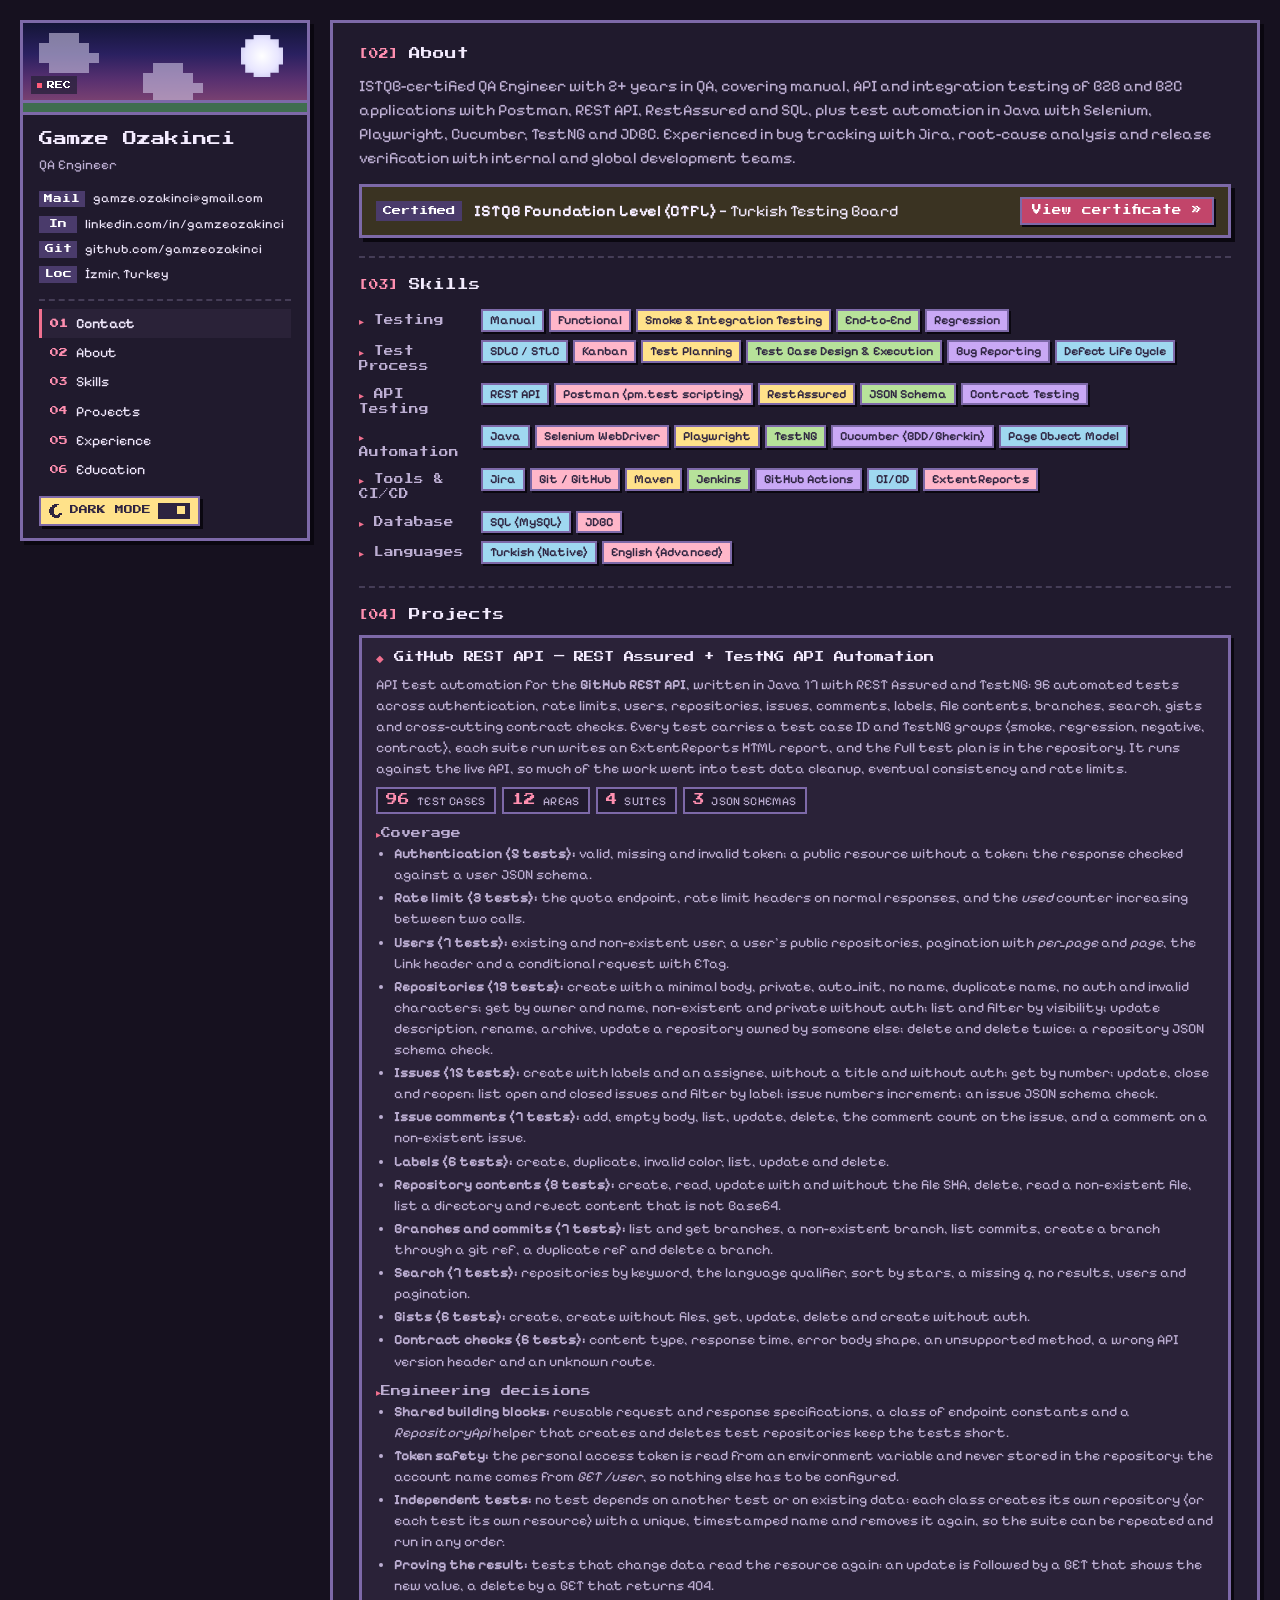
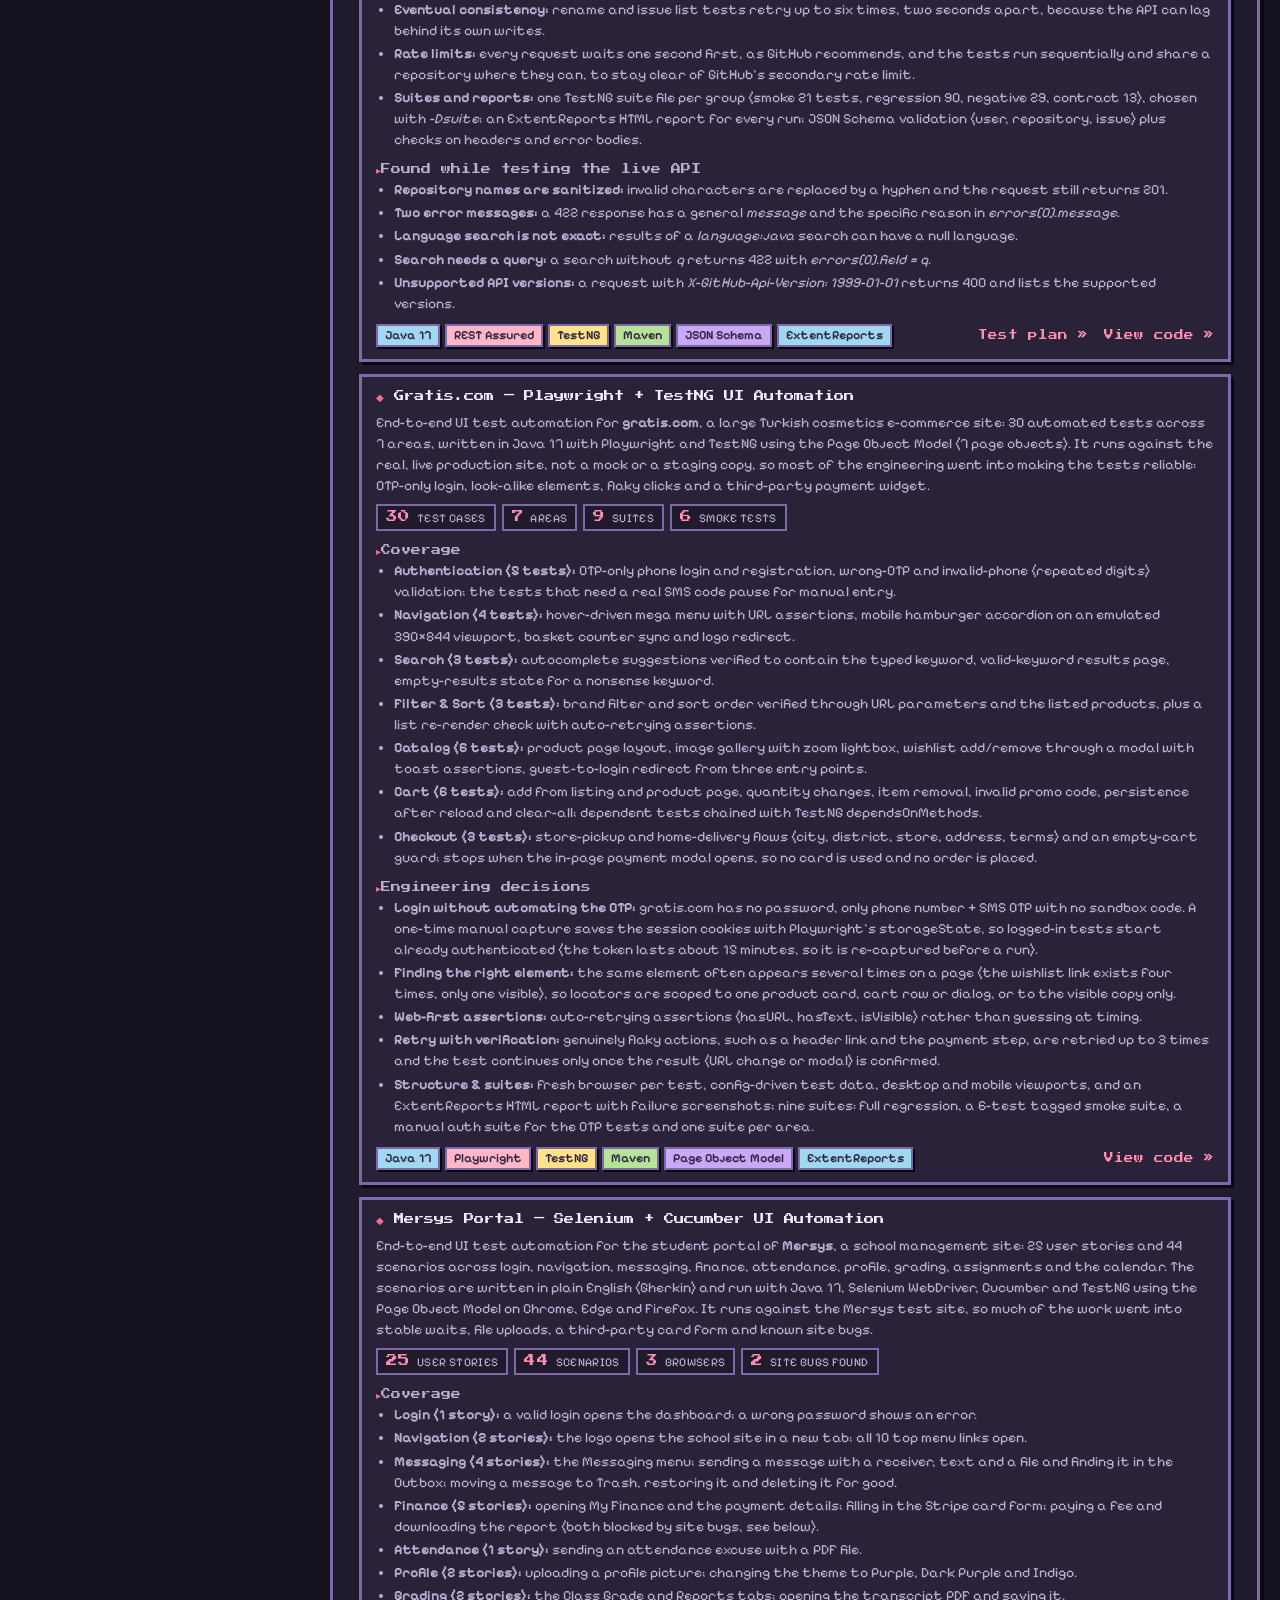
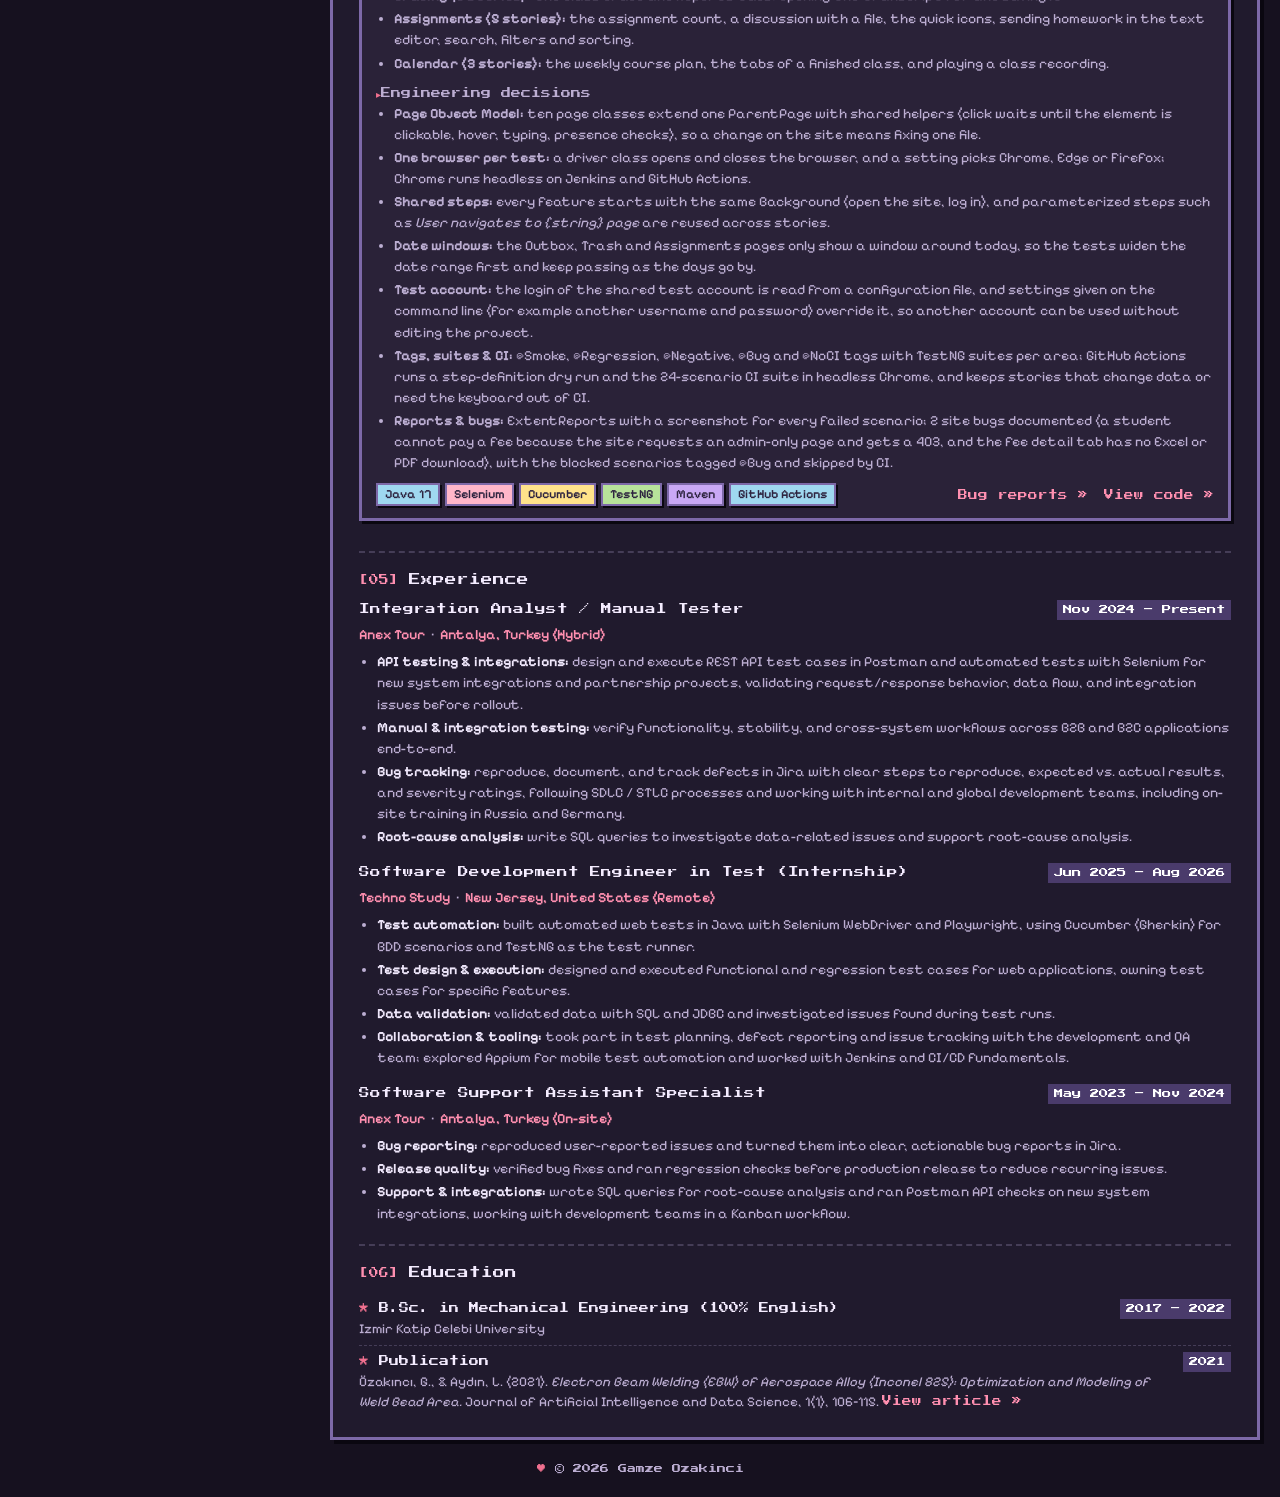
<file: index.html>
<!DOCTYPE html>
<html lang="en">
<head>
<meta charset="UTF-8">
<meta name="viewport" content="width=device-width, initial-scale=1.0">
<title>Gamze Ozakinci — QA Engineer</title>
<meta name="description" content="QA Engineer (ISTQB CTFL) in Izmir, Turkey. Manual, API and test automation with Java, Selenium, Playwright, Cucumber and Postman. Projects, experience and skills.">
<meta name="theme-color" content="#f8eedd">
<link rel="canonical" href="https://gamzeozakinci.github.io/">
<link rel="icon" type="image/png" href="assets/favicon.png">
<link rel="apple-touch-icon" href="assets/apple-touch-icon.png">
<meta property="og:type" content="website">
<meta property="og:site_name" content="Gamze Ozakinci">
<meta property="og:title" content="Gamze Ozakinci — QA Engineer">
<meta property="og:description" content="QA Engineer (ISTQB CTFL) in Izmir, Turkey. Manual, API and test automation with Java, Selenium, Playwright, Cucumber and Postman. Projects, experience and skills.">
<meta property="og:url" content="https://gamzeozakinci.github.io/">
<meta property="og:image" content="https://gamzeozakinci.github.io/assets/og-image.png">
<meta property="og:image:width" content="1200">
<meta property="og:image:height" content="630">
<meta property="og:image:alt" content="Gamze Ozakinci, QA Engineer — pixel-art portfolio card">
<meta name="twitter:card" content="summary_large_image">
<meta name="twitter:title" content="Gamze Ozakinci — QA Engineer">
<meta name="twitter:description" content="QA Engineer (ISTQB CTFL) in Izmir, Turkey. Manual, API and test automation with Java, Selenium, Playwright, Cucumber and Postman. Projects, experience and skills.">
<meta name="twitter:image" content="https://gamzeozakinci.github.io/assets/og-image.png">
<script type="application/ld+json">
{
  "@context": "https://schema.org",
  "@graph": [
    {
      "@type": "WebSite",
      "@id": "https://gamzeozakinci.github.io/#website",
      "url": "https://gamzeozakinci.github.io/",
      "name": "Gamze Ozakinci — QA Engineer",
      "inLanguage": "en",
      "publisher": {
        "@id": "https://gamzeozakinci.github.io/#person"
      }
    },
    {
      "@type": "Person",
      "@id": "https://gamzeozakinci.github.io/#person",
      "name": "Gamze Özakıncı",
      "alternateName": "Gamze Ozakinci",
      "jobTitle": "QA Engineer",
      "description": "ISTQB-certified QA Engineer: manual, API and integration testing, and test automation with Java, Selenium, Playwright, Cucumber and Postman.",
      "url": "https://gamzeozakinci.github.io/",
      "sameAs": [
        "https://www.linkedin.com/in/gamzeozakinci/",
        "https://github.com/gamzeozakinci"
      ],
      "address": {
        "@type": "PostalAddress",
        "addressLocality": "İzmir",
        "addressCountry": "TR"
      },
      "worksFor": {
        "@type": "Organization",
        "name": "Anex Tour"
      },
      "alumniOf": {
        "@type": "CollegeOrUniversity",
        "name": "İzmir Katip Çelebi University"
      },
      "knowsAbout": [
        "Software testing",
        "Test automation",
        "API testing",
        "Selenium",
        "Playwright",
        "Cucumber",
        "TestNG",
        "Postman",
        "Java",
        "SQL"
      ],
      "hasCredential": {
        "@type": "EducationalOccupationalCredential",
        "name": "ISTQB Certified Tester Foundation Level (CTFL)",
        "credentialCategory": "certification",
        "url": "https://app.diplomasafe.com/en-US/certificates/ded106d21747fca0e2ebe83f3451364a18049c786"
      }
    }
  ]
}
</script>
<link rel="preconnect" href="https://fonts.googleapis.com">
<link rel="preconnect" href="https://fonts.gstatic.com" crossorigin>
<link rel="preload" as="style" href="https://fonts.googleapis.com/css2?family=Press+Start+2P&family=Pixelify+Sans:wght@400;500;600;700&display=swap" onload="this.onload=null;this.rel='stylesheet'">
<noscript><link rel="stylesheet" href="https://fonts.googleapis.com/css2?family=Press+Start+2P&family=Pixelify+Sans:wght@400;500;600;700&display=swap"></noscript>
<script>
// Theme before first paint: a saved choice wins; otherwise dark from 18:00 to 07:00 (visitor's local time), light the rest of the day.
var theme = null;
try {
  var saved = localStorage.getItem('theme');
  if (saved === 'dark' || saved === 'light') theme = saved;
} catch (e) {}
if (!theme) {
  var hour = new Date().getHours();
  theme = (hour >= 18 || hour < 7) ? 'dark' : 'light';
}
document.documentElement.setAttribute('data-theme', theme);
</script>
<link rel="stylesheet" href="css/style.css?v=32">
</head>
<body>

<a class="skip-link" href="#main">Skip to content</a>

<div class="layout">

  <aside class="sidebar" id="top">
    <div class="side-scene" aria-hidden="true">
      <div class="pixel-sun"></div>
      <div class="pixel-cloud cloud-1"></div>
      <div class="pixel-cloud cloud-2"></div>
      <div class="rec-badge"><span class="rec-dot"></span>REC</div>
      <div class="side-ground"></div>
    </div>

    <div class="side-body">
      <h1>Gamze Ozakinci</h1>
      <p class="role">QA Engineer</p>

      <ul class="side-contact" id="contact">
        <li><span class="label">Mail</span><a href="mailto:gamze.ozakinci@gmail.com">gamze.ozakinci@gmail.com</a></li>
        <li><span class="label">In</span><a href="https://www.linkedin.com/in/gamzeozakinci" target="_blank" rel="noopener">linkedin.com/in/gamzeozakinci</a></li>
        <li><span class="label">Git</span><a href="https://github.com/gamzeozakinci" target="_blank" rel="noopener">github.com/gamzeozakinci</a></li>
        <li><span class="label">Loc</span><span>İzmir, Turkey</span></li>
      </ul>

      <nav class="side-nav" aria-label="Sections">
        <ul id="navLinks">
          <li><a href="#contact"><span class="num">01</span>Contact</a></li>
          <li><a href="#about"><span class="num">02</span>About</a></li>
          <li><a href="#skills"><span class="num">03</span>Skills</a></li>
          <li><a href="#projects"><span class="num">04</span>Projects</a></li>
          <li><a href="#experience"><span class="num">05</span>Experience</a></li>
          <li><a href="#education"><span class="num">06</span>Education</a></li>
        </ul>
      </nav>

      <button class="theme-toggle" id="themeToggle" type="button" aria-label="Dark mode" aria-pressed="false" title="Switch to dark mode">
        <svg class="tt-icon" viewBox="0 0 11 11" aria-hidden="true" focusable="false"><rect x="4" y="0" width="4" height="1"/><rect x="2" y="1" width="4" height="1"/><rect x="1" y="2" width="4" height="1"/><rect x="1" y="3" width="3" height="1"/><rect x="0" y="4" width="4" height="1"/><rect x="0" y="5" width="4" height="1"/><rect x="0" y="6" width="4" height="1"/><rect x="1" y="7" width="3" height="1"/><rect x="8" y="7" width="2" height="1"/><rect x="1" y="8" width="4" height="1"/><rect x="7" y="8" width="3" height="1"/><rect x="2" y="9" width="7" height="1"/><rect x="4" y="10" width="4" height="1"/></svg>
        <span class="tt-text">DARK MODE</span>
        <span class="tt-switch" aria-hidden="true"><span class="tt-knob"></span></span>
      </button>
    </div>
  </aside>

  <main id="main" class="content">

    <section id="about" class="block">
      <h2 class="block-title"><span class="idx">02</span>About</h2>
      <p>
        ISTQB-certified QA Engineer with 2+ years in QA, covering manual, API and integration testing of B2B and B2C
        applications with Postman, REST API, RestAssured and SQL, plus test automation in Java with Selenium,
        Playwright, Cucumber, TestNG and JDBC. Experienced in bug tracking with Jira, root-cause analysis and release
        verification with internal and global development teams.
      </p>
      <div class="cert-callout">
        <span class="cert-label">Certified</span>
        <span class="cert-text"><strong>ISTQB Foundation Level (CTFL)</strong> — Turkish Testing Board</span>
        <a class="cert-btn" href="https://app.diplomasafe.com/en-US/certificates/ded106d21747fca0e2ebe83f3451364a18049c786" target="_blank" rel="noopener">View certificate »</a>
      </div>
    </section>

    <section id="skills" class="block">
      <h2 class="block-title"><span class="idx">03</span>Skills</h2>
      <div class="skill-row">
        <span class="skill-label">Testing</span>
        <div class="tags">
          <span class="tag">Manual</span>
          <span class="tag">Functional</span>
          <span class="tag">Smoke &amp; Integration Testing</span>
          <span class="tag">End-to-End</span>
          <span class="tag">Regression</span>
        </div>
      </div>
      <div class="skill-row">
        <span class="skill-label">Test Process</span>
        <div class="tags">
          <span class="tag">SDLC / STLC</span>
          <span class="tag">Kanban</span>
          <span class="tag">Test Planning</span>
          <span class="tag">Test Case Design &amp; Execution</span>
          <span class="tag">Bug Reporting</span>
          <span class="tag">Defect Life Cycle</span>
        </div>
      </div>
      <div class="skill-row">
        <span class="skill-label">API Testing</span>
        <div class="tags">
          <span class="tag">REST API</span>
          <span class="tag">Postman (pm.test scripting)</span>
          <span class="tag">RestAssured</span>
          <span class="tag">JSON Schema</span>
          <span class="tag">Contract Testing</span>
        </div>
      </div>
      <div class="skill-row">
        <span class="skill-label">Automation</span>
        <div class="tags">
          <span class="tag">Java</span>
          <span class="tag">Selenium WebDriver</span>
          <span class="tag">Playwright</span>
          <span class="tag">TestNG</span>
          <span class="tag">Cucumber (BDD/Gherkin)</span>
          <span class="tag">Page Object Model</span>
        </div>
      </div>
      <div class="skill-row">
        <span class="skill-label">Tools &amp; CI/CD</span>
        <div class="tags">
          <span class="tag">Jira</span>
          <span class="tag">Git / GitHub</span>
          <span class="tag">Maven</span>
          <span class="tag">Jenkins</span>
          <span class="tag">GitHub Actions</span>
          <span class="tag">CI/CD</span>
          <span class="tag">ExtentReports</span>
        </div>
      </div>
      <div class="skill-row">
        <span class="skill-label">Database</span>
        <div class="tags">
          <span class="tag">SQL (MySQL)</span>
          <span class="tag">JDBC</span>
        </div>
      </div>
      <div class="skill-row">
        <span class="skill-label">Languages</span>
        <div class="tags">
          <span class="tag">Turkish (Native)</span>
          <span class="tag">English (Advanced)</span>
        </div>
      </div>
    </section>

    <section id="projects" class="block">
      <h2 class="block-title"><span class="idx">04</span>Projects</h2>

      <article class="project featured">
        <div class="project-head">
          <h3>GitHub REST API — REST Assured + TestNG API Automation</h3>
        </div>
        <p>
          API test automation for the <strong>GitHub REST API</strong>, written in Java 17 with REST Assured and TestNG: 96 automated tests across authentication, rate limits, users, repositories, issues, comments, labels, file contents, branches, search, gists and cross-cutting contract checks. Every test carries a test case ID and TestNG groups (smoke, regression, negative, contract), each suite run writes an ExtentReports HTML report, and the full test plan is in the repository. It runs against the live API, so much of the work went into test data cleanup, eventual consistency and rate limits.
        </p>
        <ul class="stats">
          <li><b>96</b> test cases</li>
          <li><b>12</b> areas</li>
          <li><b>4</b> suites</li>
          <li><b>3</b> JSON schemas</li>
        </ul>
        <h4>Coverage</h4>
        <ul class="points">
          <li><strong>Authentication (5 tests):</strong> valid, missing and invalid token; a public resource without a token; the response checked against a user JSON schema.</li>
          <li><strong>Rate limit (3 tests):</strong> the quota endpoint, rate limit headers on normal responses, and the <em>used</em> counter increasing between two calls.</li>
          <li><strong>Users (7 tests):</strong> existing and non-existent user, a user's public repositories, pagination with <em>per_page</em> and <em>page</em>, the Link header and a conditional request with ETag.</li>
          <li><strong>Repositories (19 tests):</strong> create with a minimal body, private, auto_init, no name, duplicate name, no auth and invalid characters; get by owner and name, non-existent and private without auth; list and filter by visibility; update description, rename, archive, update a repository owned by someone else; delete and delete twice; a repository JSON schema check.</li>
          <li><strong>Issues (15 tests):</strong> create with labels and an assignee, without a title and without auth; get by number; update, close and reopen; list open and closed issues and filter by label; issue numbers increment; an issue JSON schema check.</li>
          <li><strong>Issue comments (7 tests):</strong> add, empty body, list, update, delete, the comment count on the issue, and a comment on a non-existent issue.</li>
          <li><strong>Labels (6 tests):</strong> create, duplicate, invalid color, list, update and delete.</li>
          <li><strong>Repository contents (8 tests):</strong> create, read, update with and without the file SHA, delete, read a non-existent file, list a directory and reject content that is not Base64.</li>
          <li><strong>Branches and commits (7 tests):</strong> list and get branches, a non-existent branch, list commits, create a branch through a git ref, a duplicate ref and delete a branch.</li>
          <li><strong>Search (7 tests):</strong> repositories by keyword, the language qualifier, sort by stars, a missing <em>q</em>, no results, users and pagination.</li>
          <li><strong>Gists (6 tests):</strong> create, create without files, get, update, delete and create without auth.</li>
          <li><strong>Contract checks (6 tests):</strong> content type, response time, error body shape, an unsupported method, a wrong API version header and an unknown route.</li>
        </ul>
        <h4>Engineering decisions</h4>
        <ul class="points">
          <li><strong>Shared building blocks:</strong> reusable request and response specifications, a class of endpoint constants and a <em>RepositoryApi</em> helper that creates and deletes test repositories keep the tests short.</li>
          <li><strong>Token safety:</strong> the personal access token is read from an environment variable and never stored in the repository; the account name comes from <em>GET /user</em>, so nothing else has to be configured.</li>
          <li><strong>Independent tests:</strong> no test depends on another test or on existing data: each class creates its own repository (or each test its own resource) with a unique, timestamped name and removes it again, so the suite can be repeated and run in any order.</li>
          <li><strong>Proving the result:</strong> tests that change data read the resource again: an update is followed by a GET that shows the new value, a delete by a GET that returns 404.</li>
          <li><strong>Eventual consistency:</strong> rename and issue list tests retry up to six times, two seconds apart, because the API can lag behind its own writes.</li>
          <li><strong>Rate limits:</strong> every request waits one second first, as GitHub recommends, and the tests run sequentially and share a repository where they can, to stay clear of GitHub's secondary rate limit.</li>
          <li><strong>Suites and reports:</strong> one TestNG suite file per group (smoke 21 tests, regression 90, negative 29, contract 13), chosen with <em>-Dsuite</em>; an ExtentReports HTML report for every run; JSON Schema validation (user, repository, issue) plus checks on headers and error bodies.</li>
        </ul>
        <h4>Found while testing the live API</h4>
        <ul class="points">
          <li><strong>Repository names are sanitized:</strong> invalid characters are replaced by a hyphen and the request still returns 201.</li>
          <li><strong>Two error messages:</strong> a 422 response has a general <em>message</em> and the specific reason in <em>errors[0].message</em>.</li>
          <li><strong>Language search is not exact:</strong> results of a <em>language:java</em> search can have a null language.</li>
          <li><strong>Search needs a query:</strong> a search without <em>q</em> returns 422 with <em>errors[0].field = q</em>.</li>
          <li><strong>Unsupported API versions:</strong> a request with <em>X-GitHub-Api-Version: 1999-01-01</em> returns 400 and lists the supported versions.</li>
        </ul>
        <div class="project-foot">
          <div class="tags">
            <span class="tag">Java 17</span>
            <span class="tag">REST Assured</span>
            <span class="tag">TestNG</span>
            <span class="tag">Maven</span>
            <span class="tag">JSON Schema</span>
            <span class="tag">ExtentReports</span>
          </div>
          <div class="links">
            <a class="link" href="https://github.com/gamzeozakinci/GithubApiProject/blob/master/docs/GitHub-API-Test-Plan.pdf" target="_blank" rel="noopener">Test plan »</a>
            <a class="link" href="https://github.com/gamzeozakinci/GithubApiProject" target="_blank" rel="noopener">View code »</a>
          </div>
        </div>
      </article>

      <article class="project featured">
        <div class="project-head">
          <h3>Gratis.com — Playwright + TestNG UI Automation</h3>
        </div>
        <p>
          End-to-end UI test automation for <strong>gratis.com</strong>, a large Turkish cosmetics e-commerce site:
          30 automated tests across 7 areas, written in Java 17 with Playwright and TestNG using the Page Object Model
          (7 page objects). It runs against the real, live production site, not a mock or a staging copy, so most of the
          engineering went into making the tests reliable: OTP-only login, look-alike elements, flaky clicks and a
          third-party payment widget.
        </p>
        <ul class="stats">
          <li><b>30</b> test cases</li>
          <li><b>7</b> areas</li>
          <li><b>9</b> suites</li>
          <li><b>6</b> smoke tests</li>
        </ul>
        <h4>Coverage</h4>
        <ul class="points">
          <li><strong>Authentication (5 tests):</strong> OTP-only phone login and registration, wrong-OTP and invalid-phone (repeated digits) validation; the tests that need a real SMS code pause for manual entry.</li>
          <li><strong>Navigation (4 tests):</strong> hover-driven mega menu with URL assertions, mobile hamburger accordion on an emulated 390×844 viewport, basket counter sync and logo redirect.</li>
          <li><strong>Search (3 tests):</strong> autocomplete suggestions verified to contain the typed keyword, valid-keyword results page, empty-results state for a nonsense keyword.</li>
          <li><strong>Filter &amp; Sort (3 tests):</strong> brand filter and sort order verified through URL parameters and the listed products, plus a list re-render check with auto-retrying assertions.</li>
          <li><strong>Catalog (6 tests):</strong> product page layout, image gallery with zoom lightbox, wishlist add/remove through a modal with toast assertions, guest-to-login redirect from three entry points.</li>
          <li><strong>Cart (6 tests):</strong> add from listing and product page, quantity changes, item removal, invalid promo code, persistence after reload and clear-all; dependent tests chained with TestNG dependsOnMethods.</li>
          <li><strong>Checkout (3 tests):</strong> store-pickup and home-delivery flows (city, district, store, address, terms) and an empty-cart guard; stops when the in-page payment modal opens, so no card is used and no order is placed.</li>
        </ul>
        <h4>Engineering decisions</h4>
        <ul class="points">
          <li><strong>Login without automating the OTP:</strong> gratis.com has no password, only phone number + SMS OTP with no sandbox code. A one-time manual capture saves the session cookies with Playwright's storageState, so logged-in tests start already authenticated (the token lasts about 15 minutes, so it is re-captured before a run).</li>
          <li><strong>Finding the right element:</strong> the same element often appears several times on a page (the wishlist link exists four times, only one visible), so locators are scoped to one product card, cart row or dialog, or to the visible copy only.</li>
          <li><strong>Web-first assertions:</strong> auto-retrying assertions (hasURL, hasText, isVisible) rather than guessing at timing.</li>
          <li><strong>Retry with verification:</strong> genuinely flaky actions, such as a header link and the payment step, are retried up to 3 times and the test continues only once the result (URL change or modal) is confirmed.</li>
          <li><strong>Structure &amp; suites:</strong> fresh browser per test, config-driven test data, desktop and mobile viewports, and an ExtentReports HTML report with failure screenshots; nine suites: full regression, a 6-test tagged smoke suite, a manual auth suite for the OTP tests and one suite per area.</li>
        </ul>
        <div class="project-foot">
          <div class="tags">
            <span class="tag">Java 17</span>
            <span class="tag">Playwright</span>
            <span class="tag">TestNG</span>
            <span class="tag">Maven</span>
            <span class="tag">Page Object Model</span>
            <span class="tag">ExtentReports</span>
          </div>
          <a class="link" href="https://github.com/gamzeozakinci/GratisProject" target="_blank" rel="noopener">View code »</a>
        </div>
      </article>

      <article class="project featured">
        <div class="project-head">
          <h3>Mersys Portal — Selenium + Cucumber UI Automation</h3>
        </div>
        <p>
          End-to-end UI test automation for the student portal of <strong>Mersys</strong>, a school management site:
          25 user stories and 44 scenarios across login, navigation, messaging, finance, attendance, profile, grading,
          assignments and the calendar. The scenarios are written in plain English (Gherkin) and run with Java 17,
          Selenium WebDriver, Cucumber and TestNG using the Page Object Model on Chrome, Edge and Firefox. It runs against
          the Mersys test site, so much of the work went into stable waits, file uploads, a third-party card form and
          known site bugs.
        </p>
        <ul class="stats">
          <li><b>25</b> user stories</li>
          <li><b>44</b> scenarios</li>
          <li><b>3</b> browsers</li>
          <li><b>2</b> site bugs found</li>
        </ul>
        <h4>Coverage</h4>
        <ul class="points">
          <li><strong>Login (1 story):</strong> a valid login opens the dashboard; a wrong password shows an error.</li>
          <li><strong>Navigation (2 stories):</strong> the logo opens the school site in a new tab; all 10 top menu links open.</li>
          <li><strong>Messaging (4 stories):</strong> the Messaging menu; sending a message with a receiver, text and a file and finding it in the Outbox; moving a message to Trash, restoring it and deleting it for good.</li>
          <li><strong>Finance (5 stories):</strong> opening My Finance and the payment details; filling in the Stripe card form; paying a fee and downloading the report (both blocked by site bugs, see below).</li>
          <li><strong>Attendance (1 story):</strong> sending an attendance excuse with a PDF file.</li>
          <li><strong>Profile (2 stories):</strong> uploading a profile picture; changing the theme to Purple, Dark Purple and Indigo.</li>
          <li><strong>Grading (2 stories):</strong> the Class Grade and Reports tabs; opening the transcript PDF and saving it.</li>
          <li><strong>Assignments (5 stories):</strong> the assignment count, a discussion with a file, the quick icons, sending homework in the text editor, search, filters and sorting.</li>
          <li><strong>Calendar (3 stories):</strong> the weekly course plan, the tabs of a finished class, and playing a class recording.</li>
        </ul>
        <h4>Engineering decisions</h4>
        <ul class="points">
          <li><strong>Page Object Model:</strong> ten page classes extend one ParentPage with shared helpers (click waits until the element is clickable, hover, typing, presence checks), so a change on the site means fixing one file.</li>
          <li><strong>One browser per test:</strong> a driver class opens and closes the browser, and a setting picks Chrome, Edge or Firefox; Chrome runs headless on Jenkins and GitHub Actions.</li>
          <li><strong>Shared steps:</strong> every feature starts with the same Background (open the site, log in), and parameterized steps such as <em>User navigates to {string} page</em> are reused across stories.</li>
          <li><strong>Date windows:</strong> the Outbox, Trash and Assignments pages only show a window around today, so the tests widen the date range first and keep passing as the days go by.</li>
          <li><strong>Test account:</strong> the login of the shared test account is read from a configuration file, and settings given on the command line (for example another username and password) override it, so another account can be used without editing the project.</li>
          <li><strong>Tags, suites &amp; CI:</strong> @Smoke, @Regression, @Negative, @Bug and @NoCI tags with TestNG suites per area; GitHub Actions runs a step-definition dry run and the 24-scenario CI suite in headless Chrome, and keeps stories that change data or need the keyboard out of CI.</li>
          <li><strong>Reports &amp; bugs:</strong> ExtentReports with a screenshot for every failed scenario; 2 site bugs documented (a student cannot pay a fee because the site requests an admin-only page and gets a 403, and the fee detail tab has no Excel or PDF download), with the blocked scenarios tagged @Bug and skipped by CI.</li>
        </ul>
        <div class="project-foot">
          <div class="tags">
            <span class="tag">Java 17</span>
            <span class="tag">Selenium</span>
            <span class="tag">Cucumber</span>
            <span class="tag">TestNG</span>
            <span class="tag">Maven</span>
            <span class="tag">GitHub Actions</span>
          </div>
          <div class="links">
            <a class="link" href="https://github.com/gamzeozakinci/MersysProject/tree/master/docs/bug-reports" target="_blank" rel="noopener">Bug reports »</a>
            <a class="link" href="https://github.com/gamzeozakinci/MersysProject" target="_blank" rel="noopener">View code »</a>
          </div>
        </div>
      </article>

    </section>

    <section id="experience" class="block">
      <h2 class="block-title"><span class="idx">05</span>Experience</h2>

      <article class="job">
        <div class="job-head">
          <h3>Integration Analyst / Manual Tester</h3>
          <span class="date">Nov 2024 – Present</span>
        </div>
        <p class="job-company">Anex Tour <span class="sep">·</span> Antalya, Turkey (Hybrid)</p>
        <ul>
          <li><strong>API testing &amp; integrations:</strong> design and execute REST API test cases in Postman and automated tests with Selenium for new system integrations and partnership projects, validating request/response behavior, data flow, and integration issues before rollout.</li>
          <li><strong>Manual &amp; integration testing:</strong> verify functionality, stability, and cross-system workflows across B2B and B2C applications end-to-end.</li>
          <li><strong>Bug tracking:</strong> reproduce, document, and track defects in Jira with clear steps to reproduce, expected vs. actual results, and severity ratings, following SDLC / STLC processes and working with internal and global development teams, including on-site training in Russia and Germany.</li>
          <li><strong>Root-cause analysis:</strong> write SQL queries to investigate data-related issues and support root-cause analysis.</li>
        </ul>
      </article>

      <article class="job">
        <div class="job-head">
          <h3>Software Development Engineer in Test (Internship)</h3>
          <span class="date">Jun 2025 – Aug 2026</span>
        </div>
        <p class="job-company">Techno Study <span class="sep">·</span> New Jersey, United States (Remote)</p>
        <ul>
          <li><strong>Test automation:</strong> built automated web tests in Java with Selenium WebDriver and Playwright, using Cucumber (Gherkin) for BDD scenarios and TestNG as the test runner.</li>
          <li><strong>Test design &amp; execution:</strong> designed and executed functional and regression test cases for web applications, owning test cases for specific features.</li>
          <li><strong>Data validation:</strong> validated data with SQL and JDBC and investigated issues found during test runs.</li>
          <li><strong>Collaboration &amp; tooling:</strong> took part in test planning, defect reporting and issue tracking with the development and QA team; explored Appium for mobile test automation and worked with Jenkins and CI/CD fundamentals.</li>
        </ul>
      </article>

      <article class="job">
        <div class="job-head">
          <h3>Software Support Assistant Specialist</h3>
          <span class="date">May 2023 – Nov 2024</span>
        </div>
        <p class="job-company">Anex Tour <span class="sep">·</span> Antalya, Turkey (On-site)</p>
        <ul>
          <li><strong>Bug reporting:</strong> reproduced user-reported issues and turned them into clear, actionable bug reports in Jira.</li>
          <li><strong>Release quality:</strong> verified bug fixes and ran regression checks before production release to reduce recurring issues.</li>
          <li><strong>Support &amp; integrations:</strong> wrote SQL queries for root-cause analysis and ran Postman API checks on new system integrations, working with development teams in a Kanban workflow.</li>
        </ul>
      </article>
    </section>

    <section id="education" class="block">
      <h2 class="block-title"><span class="idx">06</span>Education</h2>

      <div class="edu-row">
        <div>
          <h3>B.Sc. in Mechanical Engineering (100% English)</h3>
          <p>Izmir Katip Celebi University</p>
        </div>
        <span class="date">2017 – 2022</span>
      </div>
      <div class="edu-row">
        <div>
          <h3>Publication</h3>
          <p>Özakıncı, G., &amp; Aydın, L. (2021). <em>Electron Beam Welding (EBW) of Aerospace Alloy (Inconel 825): Optimization and Modeling of Weld Bead Area.</em> Journal of Artificial Intelligence and Data Science, 1(1), 106–115. <a class="link" href="https://dergipark.org.tr/en/pub/jaida/article/1060778" target="_blank" rel="noopener">View article »</a></p>
        </div>
        <span class="date">2021</span>
      </div>
    </section>

  </main>
</div>

<footer class="site-footer">
  <p>&copy; <span id="year"></span> Gamze Ozakinci</p>
</footer>

<script src="js/script.js?v=4"></script>
<script data-goatcounter="https://gamiz.goatcounter.com/count"
        async src="//gc.zgo.at/count.js"></script>
</body>
</html>
</file>
<file: css/style.css>
/* Stand-in fonts sized to match the pixel fonts, so the page does not jump when the web fonts arrive. */
@font-face {
  font-family: 'Pixelify Fallback';
  src: local('Arial'), local('Helvetica');
  size-adjust: 110%;
}
@font-face {
  font-family: 'Press Start Fallback';
  src: local('Courier New'), local('Courier');
  size-adjust: 170%;
}

:root {
  --bg: #f8eedd;
  --panel: #fffaf1;
  --panel-alt: #fdf0de;
  --ink: #3a2e4a;
  --ink-soft: #6b5c7d;
  --border: #2e2440;
  --line: rgba(46, 36, 64, 0.22);

  --blue: #9fd8f0;
  --pink: #ffb6c9;
  --yellow: #ffe28a;
  --green: #b7e29a;
  --purple: #c9a8f5;

  --accent: #f0708f;
  --accent-ink: #b83b63; /* darker pink for small text (4.8:1 or better on the cream panels) */
  --accent-btn: #c2456a; /* pink behind white text (4.8:1) */
  --accent-2: #7cc4e8;

  --heading: #2e2440;
  --shadow: #2e2440;
  --chip: #2e2440;
  --hover: #ffe28a;
  --callout-bg: #fff3b8;
  --tag-ink: #2e2440;
  --cloud: #ffffff;
  --ground: #b7e29a;
  --sky: linear-gradient(to bottom, #a9defb 0%, #cfe8f5 30%, #ffd7e6 62%, #ffe3bd 100%);
  --sun: radial-gradient(circle, #fffceb 0%, #ffe89a 55%, #ffcf6b 100%);
  color-scheme: light;

  --font-pixel: 'Press Start 2P', 'Press Start Fallback', monospace;
  --font-body: 'Pixelify Sans', 'Pixelify Fallback', sans-serif;
}

* { box-sizing: border-box; }

html { scroll-behavior: smooth; }

body {
  margin: 0;
  background: var(--bg);
  color: var(--ink);
  font-family: var(--font-body);
  font-size: 1rem;
  line-height: 1.5;
}

::selection { background: var(--accent); color: #fff; }

::-webkit-scrollbar { width: 12px; }
::-webkit-scrollbar-track { background: var(--panel-alt); }
::-webkit-scrollbar-thumb { background: var(--purple); border: 3px solid var(--border); }

a { color: inherit; text-decoration: none; }

h1, h2, h3 {
  font-family: var(--font-pixel);
  font-weight: 400;
  color: var(--heading);
  line-height: 1.5;
}

.skip-link {
  position: absolute;
  left: -999px;
  top: 0;
  background: var(--accent-btn);
  color: #fff;
  padding: 8px 14px;
  z-index: 100;
  font-family: var(--font-pixel);
  font-size: 0.65rem;
}
.skip-link:focus { left: 16px; top: 16px; }

/* ---------- layout ---------- */

.layout {
  max-width: 1440px;
  margin: 0 auto;
  padding: 20px;
  display: grid;
  grid-template-columns: 290px minmax(0, 1fr);
  gap: 20px;
  align-items: start;
}

/* ---------- sidebar ---------- */

.sidebar {
  position: sticky;
  top: 20px;
  background: var(--panel);
  border: 3px solid var(--border);
  box-shadow: 4px 4px 0 var(--shadow);
  overflow: hidden;
}

.side-scene {
  position: relative;
  height: 92px;
  overflow: hidden;
  border-bottom: 3px solid var(--border);
  background: var(--sky);
}

.pixel-sun {
  position: absolute;
  top: 12px;
  right: 24px;
  width: 42px;
  height: 42px;
  background: var(--sun);
  clip-path: polygon(
    30% 0%, 70% 0%, 70% 10%, 90% 10%, 90% 30%, 100% 30%, 100% 70%,
    90% 70%, 90% 90%, 70% 90%, 70% 100%, 30% 100%, 30% 90%, 10% 90%,
    10% 70%, 0% 70%, 0% 30%, 10% 30%, 10% 10%, 30% 10%
  );
}
.pixel-sun::before,
.pixel-sun::after {
  content: "";
  position: absolute;
  top: 50%;
  left: 50%;
  background: rgba(255, 255, 255, 0.6);
}
.pixel-sun::before { width: 200%; height: 3px; transform: translate(-50%, -50%); }
.pixel-sun::after { width: 3px; height: 200%; transform: translate(-50%, -50%); }

.pixel-cloud {
  position: absolute;
  width: 10px;
  height: 10px;
  background: transparent;
  transform-origin: top left;
  opacity: 0.9;
  box-shadow:
    10px 0 0 var(--cloud), 20px 0 0 var(--cloud), 30px 0 0 var(--cloud),
    0 10px 0 var(--cloud), 10px 10px 0 var(--cloud), 20px 10px 0 var(--cloud), 30px 10px 0 var(--cloud), 40px 10px 0 var(--cloud),
    0 20px 0 var(--cloud), 10px 20px 0 var(--cloud), 20px 20px 0 var(--cloud), 30px 20px 0 var(--cloud), 40px 20px 0 var(--cloud), 50px 20px 0 var(--cloud),
    10px 30px 0 var(--cloud), 20px 30px 0 var(--cloud), 30px 30px 0 var(--cloud), 40px 30px 0 var(--cloud);
}
.cloud-1 { top: 10px; left: 16px; --s: 0.5; animation: drift 24s ease-in-out infinite; }
.cloud-2 { top: 40px; left: 120px; --s: 0.36; animation: drift 30s ease-in-out infinite reverse; }

@keyframes drift {
  0%, 100% { transform: translateX(0) scale(var(--s)); }
  50% { transform: translateX(10px) scale(var(--s)); }
}

.rec-badge {
  position: absolute;
  left: 8px;
  bottom: 18px;
  display: flex;
  align-items: center;
  gap: 5px;
  background: rgba(46, 36, 64, 0.85);
  color: #fff;
  font-family: var(--font-pixel);
  font-size: 0.5rem;
  padding: 3px 6px;
}
.rec-dot {
  width: 5px;
  height: 5px;
  background: #ff5c7a;
  display: inline-block;
  animation: blink 1.1s steps(1) infinite;
}
@keyframes blink { 50% { opacity: 0.15; } }

.side-ground {
  position: absolute;
  left: 0; right: 0; bottom: 0;
  height: 12px;
  background: var(--ground);
  border-top: 3px solid var(--border);
}

.side-body { padding: 14px 16px 12px; }

.sidebar h1 {
  font-size: 0.88rem;
  margin: 0 0 6px;
}

.role {
  margin: 0 0 12px;
  color: var(--ink-soft);
  font-size: 0.85rem;
  line-height: 1.35;
}
.role .sep { color: var(--accent); margin: 0 3px; }

.side-contact {
  list-style: none;
  margin: 0;
  padding: 0;
}
.side-contact li {
  display: flex;
  align-items: center;
  gap: 8px;
  padding: 3px 0;
  font-size: 0.8rem;
  overflow-wrap: anywhere;
}
.side-contact a:hover { color: var(--accent); }

.label {
  flex: none;
  min-width: 38px;
  text-align: center;
  font-family: var(--font-pixel);
  font-size: 0.55rem;
  line-height: 1;
  color: #fff;
  background: var(--chip);
  padding: 4px 5px;
}

.side-nav {
  margin-top: 12px;
  padding-top: 8px;
  border-top: 2px dashed var(--line);
}
.side-nav ul { list-style: none; margin: 0; padding: 0; }
.side-nav a {
  display: flex;
  align-items: center;
  gap: 8px;
  padding: 4px 8px;
  font-size: 0.88rem;
  border-left: 3px solid transparent;
}
.side-nav .num {
  font-family: var(--font-pixel);
  font-size: 0.55rem;
  color: var(--accent-ink);
}
.side-nav a:hover { background: var(--hover); }
.side-nav a.active {
  background: var(--panel-alt);
  border-left-color: var(--accent);
  font-weight: 600;
}

/* ---------- content ---------- */

.content {
  background: var(--panel);
  border: 3px solid var(--border);
  box-shadow: 4px 4px 0 var(--shadow);
  padding: 4px 26px 6px;
}

.block {
  padding: 18px 0;
  border-bottom: 2px dashed var(--line);
  scroll-margin-top: 16px;
}
.block:last-child { border-bottom: none; }

.block-title {
  display: flex;
  align-items: baseline;
  gap: 10px;
  margin: 0 0 12px;
  font-size: 0.72rem;
}
.idx {
  color: var(--accent-ink);
  font-size: 0.6rem;
}
.idx::before { content: "["; }
.idx::after { content: "]"; }

.block > p { margin: 0 0 8px; color: var(--ink-soft); }
.block > p:last-child { margin-bottom: 0; }

/* tags */

.tags { display: flex; flex-wrap: wrap; gap: 5px; }

.tag {
  background: var(--panel);
  border: 2px solid var(--border);
  color: var(--tag-ink);
  padding: 0 7px;
  font-size: 0.78rem;
  font-weight: 600;
  line-height: 1.5;
  box-shadow: 2px 2px 0 var(--shadow);
}
.tag:nth-child(5n+1) { background: var(--blue); }
.tag:nth-child(5n+2) { background: var(--pink); }
.tag:nth-child(5n+3) { background: var(--yellow); }
.tag:nth-child(5n+4) { background: var(--green); }
.tag:nth-child(5n+5) { background: var(--purple); }

/* skills */

.skill-row {
  display: grid;
  grid-template-columns: 112px 1fr;
  gap: 10px;
  padding: 4px 0;
  align-items: start;
}
.skill-label {
  font-family: var(--font-pixel);
  font-size: 0.6rem;
  line-height: 1.6;
  color: var(--ink-soft);
  padding-top: 4px;
}
.skill-label::before { content: "▸ "; color: var(--accent); }

/* experience */

.job { margin-bottom: 16px; }
.job:last-child { margin-bottom: 0; }

.job-head {
  display: flex;
  flex-wrap: wrap;
  justify-content: space-between;
  align-items: baseline;
  gap: 6px 10px;
}
.job-head h3 { margin: 0; font-size: 0.66rem; }

.date {
  font-family: var(--font-pixel);
  font-size: 0.58rem;
  color: #fff;
  background: var(--chip);
  padding: 3px 6px;
  white-space: nowrap;
}

.job-company {
  margin: 4px 0 6px;
  color: var(--accent-ink);
  font-weight: 600;
  font-size: 0.88rem;
}
.job-company .sep { color: var(--ink-soft); margin: 0 3px; }

.job ul, .points {
  margin: 0;
  padding-left: 18px;
  color: var(--ink-soft);
  font-size: 0.88rem;
}
.job li, .points li { margin: 2px 0; }
.job li strong { color: var(--ink); }

/* projects */

.project {
  background: var(--panel-alt);
  border: 3px solid var(--border);
  box-shadow: 3px 3px 0 var(--shadow);
  padding: 12px 14px;
}
.project.featured { margin-bottom: 12px; }

.project-head {
  display: flex;
  flex-wrap: wrap;
  justify-content: space-between;
  align-items: center;
  gap: 6px 10px;
}
.project h3 { margin: 0; font-size: 0.64rem; }
.project h3::before { content: "◆ "; color: var(--accent); }

.project p { margin: 8px 0; color: var(--ink-soft); font-size: 0.88rem; }
.project h4 { margin: 12px 0 2px; font-family: var(--font-pixel); font-weight: 400; font-size: 0.62rem; color: var(--ink-soft); }
.project h4::before { content: "\25b8 "; color: var(--accent); }

.stats {
  list-style: none;
  display: flex;
  flex-wrap: wrap;
  gap: 6px;
  margin: 0 0 8px;
  padding: 0;
}
.stats li {
  background: var(--panel);
  border: 2px solid var(--border);
  padding: 2px 8px;
  font-size: 0.75rem;
  color: var(--ink-soft);
  text-transform: uppercase;
  letter-spacing: 0.03em;
}
.stats b {
  font-family: var(--font-pixel);
  font-weight: 400;
  font-size: 0.72rem;
  color: var(--accent-ink);
  margin-right: 4px;
}

.project-foot {
  display: flex;
  flex-wrap: wrap;
  justify-content: space-between;
  align-items: center;
  gap: 8px;
  margin-top: 10px;
}

.link {
  font-family: var(--font-pixel);
  font-size: 0.6rem;
  color: var(--accent-ink);
}
.link:hover { text-decoration: underline; }
.links { display: flex; flex-wrap: wrap; gap: 6px 16px; }

.project-slots {
  display: grid;
  grid-template-columns: repeat(2, minmax(0, 1fr));
  gap: 12px;
}
.project.slot {
  border-style: dashed;
  box-shadow: none;
  background: repeating-linear-gradient(
    45deg, var(--panel), var(--panel) 8px, var(--panel-alt) 8px, var(--panel-alt) 16px
  );
}
.slot p { margin: 4px 0 8px; font-size: 0.82rem; }
.soon {
  display: inline-block;
  margin-top: 8px;
  font-family: var(--font-pixel);
  font-size: 0.56rem;
  color: var(--accent-ink);
}

/* education */

.edu-row {
  display: flex;
  justify-content: space-between;
  align-items: baseline;
  gap: 12px;
  padding: 6px 0;
  border-bottom: 1px dashed var(--line);
}
.edu-row:last-child { border-bottom: none; padding-bottom: 0; }
.edu-row h3 { margin: 0 0 3px; font-size: 0.62rem; }
.edu-row h3::before { content: "★ "; color: var(--accent); }
.edu-row p { margin: 0; color: var(--ink-soft); font-size: 0.85rem; }

/* footer */

.site-footer { padding: 2px 20px 22px; }
.site-footer p {
  margin: 0;
  text-align: center;
  font-family: var(--font-pixel);
  font-size: 0.56rem;
  color: var(--ink-soft);
}
.site-footer p::before { content: "♥ "; color: var(--accent); }

/* ---------- responsive ---------- */

@media (max-width: 900px) {
  .layout {
    grid-template-columns: minmax(0, 1fr);
    padding: 12px;
    gap: 14px;
  }
  .sidebar { position: relative; }
  .side-nav ul { display: flex; flex-wrap: wrap; gap: 6px; }
  .side-nav a {
    border: 2px solid var(--border);
    padding: 2px 8px;
    background: var(--panel);
  }
  .side-nav a.active { border-left-width: 2px; }
  .content { padding: 2px 16px 4px; }
}

@media (max-width: 560px) {
  .skill-row { grid-template-columns: 1fr; gap: 4px; }
  .project-slots { grid-template-columns: minmax(0, 1fr); }
  .edu-row { flex-direction: column; gap: 4px; }
}

@media (prefers-reduced-motion: reduce) {
  .pixel-cloud, .rec-dot { animation: none; }
}

/* ---------- certification callout (About) ---------- */

.cert-callout {
  display: flex;
  flex-wrap: wrap;
  align-items: center;
  gap: 8px 12px;
  margin-top: 14px;
  padding: 10px 14px;
  background: var(--callout-bg);
  border: 3px solid var(--border);
  box-shadow: 4px 4px 0 var(--shadow);
}
.cert-label {
  font-family: var(--font-pixel);
  font-size: 0.58rem;
  line-height: 1;
  color: #fff;
  background: var(--chip);
  padding: 5px 7px;
}
.cert-text {
  flex: 1 1 220px;
  font-size: 1rem;
  color: var(--ink);
}
.cert-text strong { color: var(--heading); }
.cert-btn {
  font-family: var(--font-pixel);
  font-size: 0.6rem;
  line-height: 1;
  color: #fff;
  background: var(--accent-btn);
  border: 2px solid var(--border);
  box-shadow: 2px 2px 0 var(--shadow);
  padding: 7px 10px;
}
.cert-btn:hover { transform: translate(-1px, -1px); box-shadow: 3px 3px 0 var(--shadow); }
.cert-btn:active { transform: translate(1px, 1px); box-shadow: 0 0 0 var(--shadow); }

/* ---------- dark theme ---------- */

:root[data-theme="dark"] {
  --bg: #16111f;
  --panel: #201a2d;
  --panel-alt: #2a2238;
  --ink: #efe7fb;
  --ink-soft: #bcaed2;
  --border: #7d69a8;
  --line: rgba(200, 185, 235, 0.22);

  --accent-ink: #ff8fb0;

  --heading: #f4ecff;
  --shadow: #0a0710;
  --chip: #4a3b6b;
  --hover: #3a2f52;
  --callout-bg: #3a3322;
  --cloud: #d9d2ee;
  --ground: #3f6d4f;
  --sky: linear-gradient(to bottom, #141537 0%, #2a2060 35%, #5a3170 65%, #8a4a72 100%);
  --sun: radial-gradient(circle, #ffffff 0%, #e8e6ff 55%, #bdb8e8 100%);
  color-scheme: dark;
}
:root[data-theme="dark"] .pixel-cloud { opacity: 0.55; }
:root[data-theme="dark"] .pixel-sun::before,
:root[data-theme="dark"] .pixel-sun::after { display: none; }

/* ---------- theme toggle (compact switch under the navigation) ---------- */

.theme-toggle {
  display: inline-flex;
  align-items: center;
  gap: 7px;
  margin-top: 12px;
  padding: 5px 8px;
  background: var(--accent-btn);
  color: #fff;
  border: 2px solid var(--border);
  box-shadow: 3px 3px 0 var(--shadow);
  font-family: var(--font-pixel);
  font-size: 0.55rem;
  line-height: 1;
  text-align: left;
  cursor: pointer;
}
.theme-toggle:hover { transform: translate(-1px, -1px); box-shadow: 4px 4px 0 var(--shadow); }
.theme-toggle:active { transform: translate(1px, 1px); box-shadow: 1px 1px 0 var(--shadow); }
.theme-toggle:focus-visible { outline: 3px solid var(--heading); outline-offset: 3px; }
.theme-toggle .tt-icon { width: 14px; height: 14px; fill: currentColor; shape-rendering: crispEdges; flex: none; }

/* the little pixel switch on the right */
.tt-switch {
  position: relative;
  flex: none;
  width: 32px;
  height: 16px;
  background: #fff;
  border: 2px solid var(--border);
}
.tt-knob {
  position: absolute;
  top: 1px;
  left: 1px;
  width: 8px;
  height: 8px;
  background: var(--border);
  transition: transform 0.15s steps(3);
}
:root[data-theme="dark"] .theme-toggle { background: var(--yellow); color: #2e2440; }
:root[data-theme="dark"] .tt-switch { background: #2e2440; border-color: #2e2440; }
:root[data-theme="dark"] .tt-knob { background: var(--yellow); transform: translateX(16px); }

@media (prefers-reduced-motion: reduce) {
  .tt-knob { transition: none; }
}
</file>
